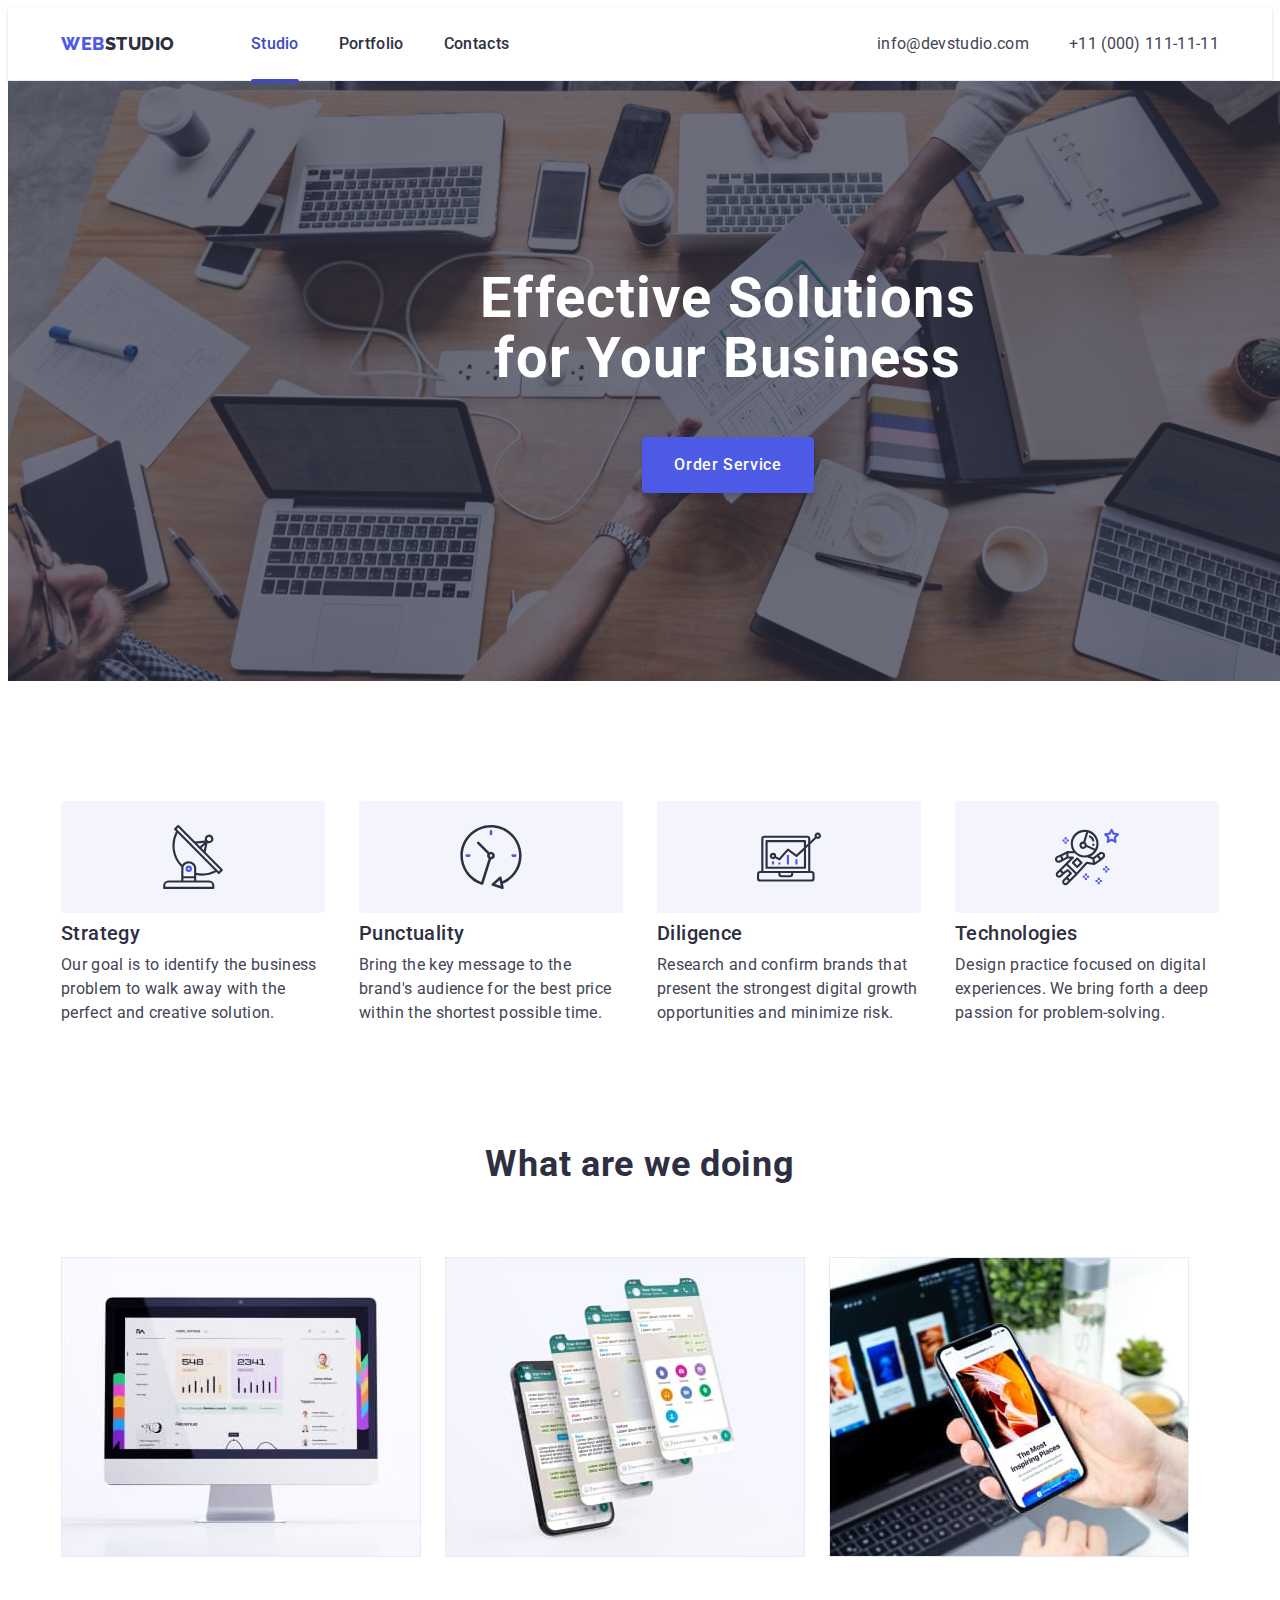
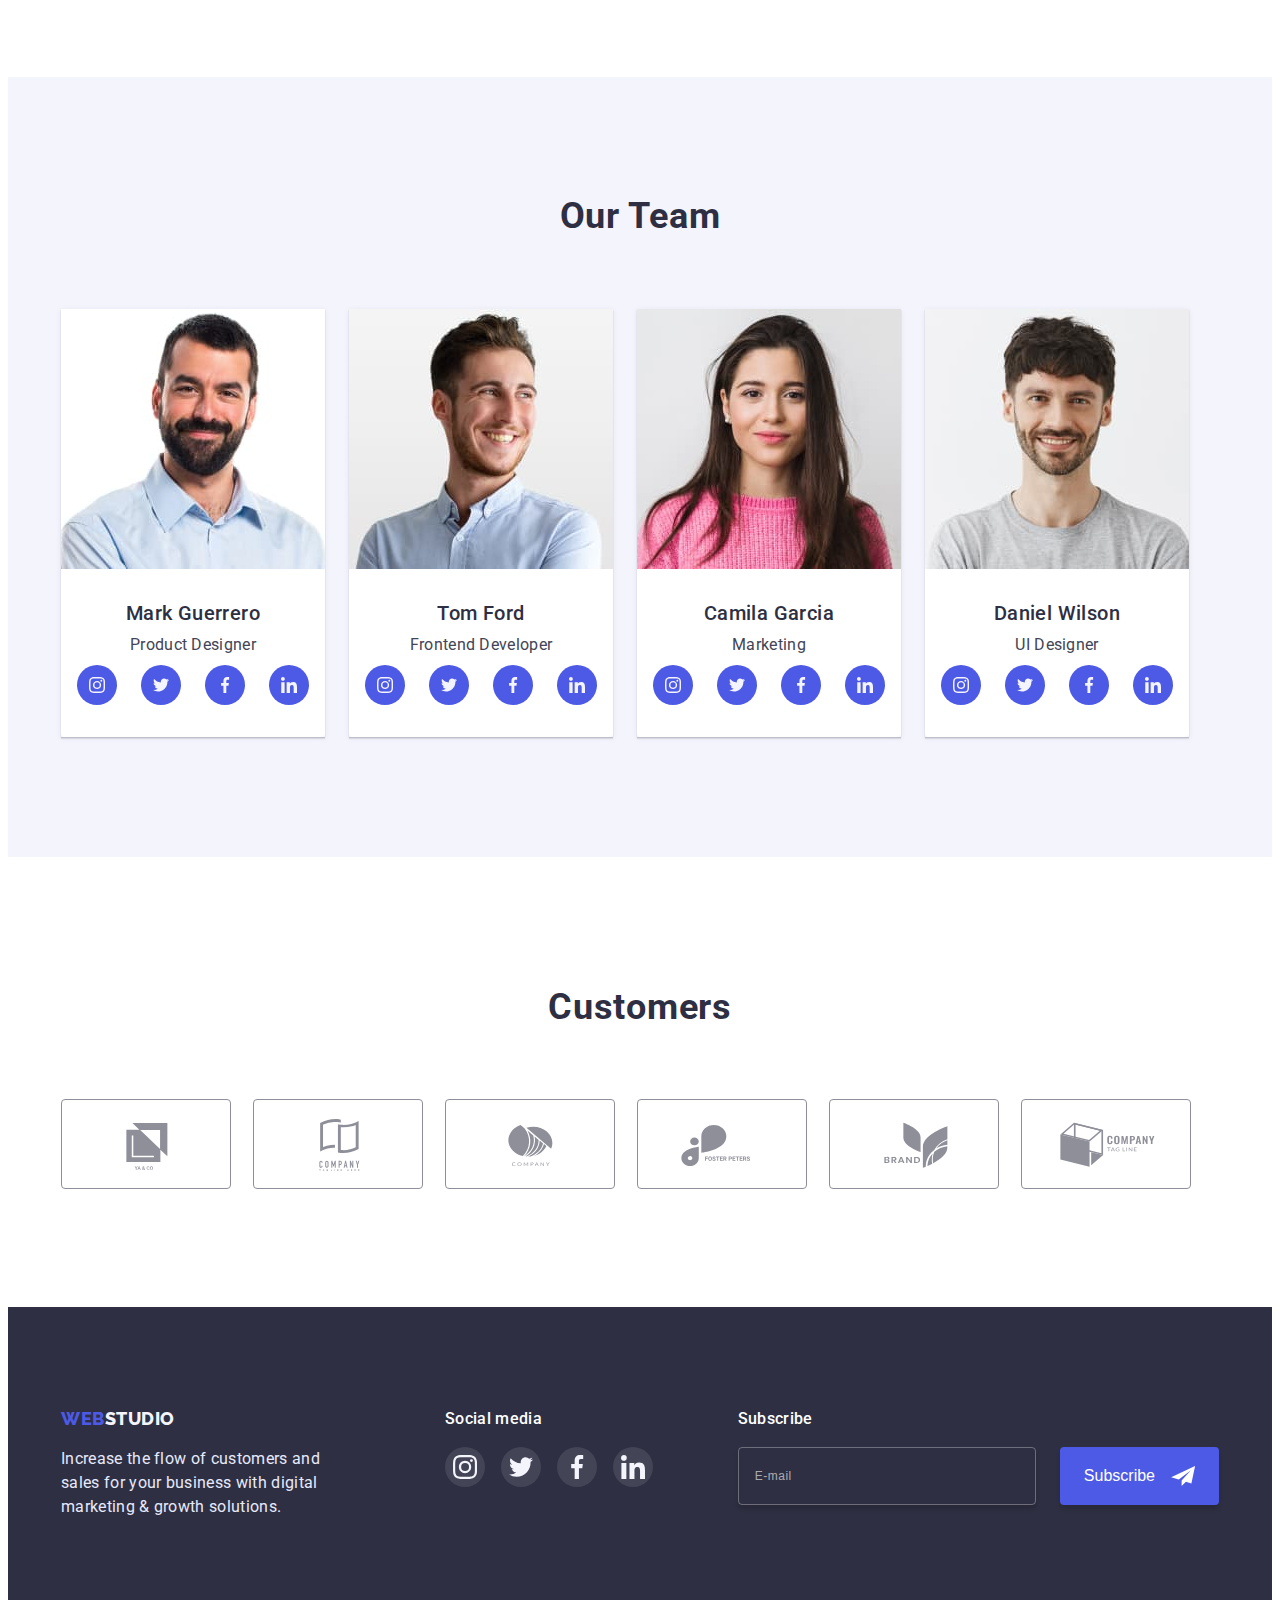
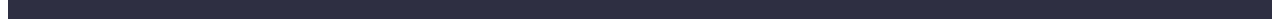
<file: index.html>
<!DOCTYPE html>
<html lang="en">
	<head>
		<meta charset="UTF-8" />
		<meta http-equiv="X-UA-Compatible" content="IE=edge" />
		<meta name="viewport" content="width=device-width, initial-scale=1.0" />
		<title>Studio</title>
		<link rel="preconnect" href="https://fonts.googleapis.com" />
		<link rel="preconnect" href="https://fonts.gstatic.com" crossorigin />
		<link
			href="https://fonts.googleapis.com/css2?family=Raleway:wght@800&family=Roboto:wght@400;500;700;900&display=swap"
			rel="stylesheet"
		/>
		<link
			rel="stylesheet"
			href="https://cdnjs.cloudflare.com/ajax/libs/modern-normalize/1.1.0/modern-normalize.min.css"
			integrity="sha512-wpPYUAdjBVSE4KJnH1VR1HeZfpl1ub8YT/NKx4PuQ5NmX2tKuGu6U/JRp5y+Y8XG2tV+wKQpNHVUX03MfMFn9Q=="
			crossorigin="anonymous"
			referrerpolicy="no-referrer"
		/>
		<link rel="stylesheet" href="./css/styles.css" />
	</head>
	<body>
		<header class="header">
			<div class="container page-header-container">
				<nav class="header-navigation">
					<a class="header-logo link" href="./index.html">
						<span class="web">Web</span>Studio
					</a>
					<ul class="header-list list">
						<li class="header-item">
							<a class="header-link link current" href="./index.html">Studio</a>
						</li>
						<li class="header-item">
							<a class="header-link link" href="./portfolio.html">Portfolio</a>
						</li>
						<li class="header-item">
							<a class="header-link link" href="">Contacts</a>
						</li>
					</ul>
				</nav>
				<address class="header-address">
					<ul class="header-contact-list list">
						<li class="header-contact-item">
							<a
								class="header-contact-link link"
								href="mailto:info@devstudio.com"
							>
								info@devstudio.com
							</a>
						</li>
						<li class="header-contact-item">
							<a class="header-contact-link link" href="tel:+110001111111">
								+11 (000) 111-11-11
							</a>
						</li>
					</ul>
				</address>
			</div>
		</header>
		<main class="main">
			<section class="order">
				<div class="container">
					<h1 class="order-title">Effective Solutions for Your Business</h1>
					<button class="order-btn" type="button" data-modal-open>
						Order Service
					</button>
				</div>
			</section>
			<section class="features">
				<div class="container">
					<h2 class="features-title visually-hidden">Features</h2>
					<ul class="features-list list">
						<li class="features-item">
							<a class="features-icon-link link" href="">
								<svg class="features-icon">
									<use href="./images/icons.svg#icon-antenna"></use>
								</svg>
							</a>
							<h3 class="features-subtitle">Strategy</h3>
							<p class="features-description">
								Our goal is to identify the business problem to walk away with
								the perfect and creative solution.
							</p>
						</li>
						<li class="features-item">
							<a class="features-icon-link link" href="">
								<svg class="features-icon">
									<use href="./images/icons.svg#icon-clock"></use>
								</svg>
							</a>
							<h3 class="features-subtitle">Punctuality</h3>
							<p class="features-description">
								Bring the key message to the brand's audience for the best price
								within the shortest possible time.
							</p>
						</li>
						<li class="features-item">
							<a class="features-icon-link link" href="">
								<svg class="features-icon">
									<use href="./images/icons.svg#icon-diagram"></use>
								</svg>
							</a>
							<h3 class="features-subtitle">Diligence</h3>
							<p class="features-description">
								Research and confirm brands that present the strongest digital
								growth opportunities and minimize risk.
							</p>
						</li>
						<li class="features-item">
							<a class="features-icon-link link" href="">
								<svg class="features-icon">
									<use href="./images/icons.svg#icon-astronaut"></use>
								</svg>
							</a>
							<h3 class="features-subtitle">Technologies</h3>
							<p class="features-description">
								Design practice focused on digital experiences. We bring forth a
								deep passion for problem-solving.
							</p>
						</li>
					</ul>
				</div>
			</section>
			<section class="activity">
				<div class="container">
					<h2 class="activity-title">What are we doing</h2>
					<ul class="activity-list list">
						<li class="activity-item">
							<img
								src="./images/img1.jpg"
								alt="pc analitycs"
								width="360"
								height="300"
								class="activity-img"
							/>
						</li>
						<li class="activity-item">
							<img
								src="./images/img2.jpg"
								alt="phone chatting"
								width="360"
								height="300"
								class="activity-img"
							/>
						</li>
						<li class="activity-item">
							<img
								src="./images/img3.jpg"
								alt="phone and notebook with the same pictures"
								width="360"
								height="300"
								class="activity-img"
							/>
						</li>
					</ul>
				</div>
			</section>
			<section class="team">
				<div class="container">
					<h2 class="team-title">Our Team</h2>
					<ul class="team-list list">
						<li class="team-item">
							<img
								src="./images/mark-guerrero.jpg"
								alt="man-1"
								width="264"
								height="260"
								class="team-img"
							/>
							<div class="team-wrap">
								<h3 class="team-subtitle">Mark Guerrero</h3>
								<p class="team-description">Product Designer</p>
								<ul class="team-soc-list list">
									<li class="team-soc-item">
										<a class="team-soc-link link" href="">
											<svg class="team-soc-icon" width="16px" height="16px">
												<use href="./images/icons.svg#icon-instagram"></use>
											</svg>
										</a>
									</li>
									<li class="team-soc-item">
										<a class="team-soc-link link" href="">
											<svg class="team-soc-icon" width="16px" height="16px">
												<use href="./images/icons.svg#icon-twitter"></use>
											</svg>
										</a>
									</li>
									<li class="team-soc-item">
										<a class="team-soc-link link" href="">
											<svg class="team-soc-icon" width="16px" height="16px">
												<use href="./images/icons.svg#icon-facebook"></use>
											</svg>
										</a>
									</li>
									<li class="team-soc-item">
										<a class="team-soc-link link" href="">
											<svg class="team-soc-icon" width="16px" height="16px">
												<use href="./images/icons.svg#icon-linkedin"></use>
											</svg>
										</a>
									</li>
								</ul>
							</div>
						</li>
						<li class="team-item">
							<img
								src="./images/tom-ford.jpg"
								alt="man-2"
								width="264"
								height="260"
								class="team-img"
							/>
							<div class="team-wrap">
								<h3 class="team-subtitle">Tom Ford</h3>
								<p class="team-description">Frontend Developer</p>
								<ul class="team-soc-list list">
									<li class="team-soc-item">
										<a class="team-soc-link link" href="">
											<svg class="team-soc-icon" width="16px" height="16px">
												<use href="./images/icons.svg#icon-instagram"></use>
											</svg>
										</a>
									</li>
									<li class="team-soc-item">
										<a class="team-soc-link link" href="">
											<svg class="team-soc-icon" width="16px" height="16px">
												<use href="./images/icons.svg#icon-twitter"></use>
											</svg>
										</a>
									</li>
									<li class="team-soc-item">
										<a class="team-soc-link link" href="">
											<svg class="team-soc-icon" width="16px" height="16px">
												<use href="./images/icons.svg#icon-facebook"></use>
											</svg>
										</a>
									</li>
									<li class="team-soc-item">
										<a class="team-soc-link link" href="">
											<svg class="team-soc-icon" width="16px" height="16px">
												<use href="./images/icons.svg#icon-linkedin"></use>
											</svg>
										</a>
									</li>
								</ul>
							</div>
						</li>
						<li class="team-item">
							<img
								src="./images/camila-garcia.jpg"
								alt="woman-1"
								width="264"
								height="260"
								class="team-img"
							/>
							<div class="team-wrap">
								<h3 class="team-subtitle">Camila Garcia</h3>
								<p class="team-description">Marketing</p>
								<ul class="team-soc-list list">
									<li class="team-soc-item">
										<a class="team-soc-link link" href="">
											<svg class="team-soc-icon" width="16px" height="16px">
												<use href="./images/icons.svg#icon-instagram"></use>
											</svg>
										</a>
									</li>
									<li class="team-soc-item">
										<a class="team-soc-link link" href="">
											<svg class="team-soc-icon" width="16px" height="16px">
												<use href="./images/icons.svg#icon-twitter"></use>
											</svg>
										</a>
									</li>
									<li class="team-soc-item">
										<a class="team-soc-link link" href="">
											<svg class="team-soc-icon" width="16px" height="16px">
												<use href="./images/icons.svg#icon-facebook"></use>
											</svg>
										</a>
									</li>
									<li class="team-soc-item">
										<a class="team-soc-link link" href="">
											<svg class="team-soc-icon" width="16px" height="16px">
												<use href="./images/icons.svg#icon-linkedin"></use>
											</svg>
										</a>
									</li>
								</ul>
							</div>
						</li>
						<li class="team-item">
							<img
								src="./images/daniel-wilson.jpg"
								alt="man-3"
								width="264"
								height="260"
								class="team-img"
							/>
							<div class="team-wrap">
								<h3 class="team-subtitle">Daniel Wilson</h3>
								<p class="team-description">UI Designer</p>
								<ul class="team-soc-list list">
									<li class="team-soc-item">
										<a class="team-soc-link link" href="">
											<svg class="team-soc-icon" width="16px" height="16px">
												<use href="./images/icons.svg#icon-instagram"></use>
											</svg>
										</a>
									</li>
									<li class="team-soc-item">
										<a class="team-soc-link link" href="">
											<svg class="team-soc-icon" width="16px" height="16px">
												<use href="./images/icons.svg#icon-twitter"></use>
											</svg>
										</a>
									</li>
									<li class="team-soc-item">
										<a class="team-soc-link link" href="">
											<svg class="team-soc-icon" width="16px" height="16px">
												<use href="./images/icons.svg#icon-facebook"></use>
											</svg>
										</a>
									</li>
									<li class="team-soc-item">
										<a class="team-soc-link link" href="">
											<svg class="team-soc-icon" width="16px" height="16px">
												<use href="./images/icons.svg#icon-linkedin"></use>
											</svg>
										</a>
									</li>
								</ul>
							</div>
						</li>
					</ul>
				</div>
			</section>
			<section class="customers">
				<div class="container">
					<h2 class="customers-title">Customers</h2>
					<ul class="customers-list list">
						<li class="customers-item">
							<a class="customers-link link" href="">
								<svg class="customers-icon" width="104px" height="56px">
									<use href="./images/icons.svg#icon-logo-1"></use>
								</svg>
							</a>
						</li>
						<li class="customers-item">
							<a class="customers-link link" href="">
								<svg class="customers-icon" width="104px" height="56px">
									<use href="./images/icons.svg#icon-logo-2"></use>
								</svg>
							</a>
						</li>
						<li class="customers-item">
							<a class="customers-link link" href="">
								<svg class="customers-icon" width="104px" height="56px">
									<use href="./images/icons.svg#icon-logo-3"></use>
								</svg>
							</a>
						</li>
						<li class="customers-item">
							<a class="customers-link link" href="">
								<svg class="customers-icon" width="104px" height="56px">
									<use href="./images/icons.svg#icon-logo-4"></use>
								</svg>
							</a>
						</li>
						<li class="customers-item">
							<a class="customers-link link" href="">
								<svg class="customers-icon" width="104px" height="56px">
									<use href="./images/icons.svg#icon-logo-5"></use>
								</svg>
							</a>
						</li>
						<li class="customers-item">
							<a class="customers-link link" href="">
								<svg class="customers-icon" width="104px" height="56px">
									<use href="./images/icons.svg#icon-logo-6"></use>
								</svg>
							</a>
						</li>
					</ul>
				</div>
			</section>
		</main>
		<footer class="footer">
			<div class="footer-container">
				<div class="footer-logo-column">
					<a class="footer-logo link" href="./index.html">
						<span class="web">Web</span>Studio
					</a>
					<p class="footer-description">
						Increase the flow of customers and sales for your business with
						digital marketing & growth solutions.
					</p>
				</div>
				<div class="footer-soc-column">
					<h3 class="footer-soc-subtitle">Social media</h3>
					<ul class="footer-soc-list list">
						<li class="footer-soc-item">
							<a class="footer-soc-link link" href="">
								<svg class="footer-soc-icon" width="24px" height="24px">
									<use href="./images/icons.svg#icon-instagram"></use>
								</svg>
							</a>
						</li>
						<li class="footer-soc-item">
							<a class="footer-soc-link link" href="">
								<svg class="footer-soc-icon" width="24px" height="24px">
									<use href="./images/icons.svg#icon-twitter"></use>
								</svg>
							</a>
						</li>
						<li class="footer-soc-item">
							<a class="footer-soc-link link" href="">
								<svg class="footer-soc-icon" width="24px" height="24px">
									<use href="./images/icons.svg#icon-facebook"></use>
								</svg>
							</a>
						</li>
						<li class="footer-soc-item">
							<a class="footer-soc-link link" href="">
								<svg class="footer-soc-icon" width="24px" height="24px">
									<use href="./images/icons.svg#icon-linkedin"></use>
								</svg>
							</a>
						</li>
					</ul>
				</div>
				<div class="footer-input-column">
					<p class="footer-input-subtitle">Subscribe</p>
					<form class="footer-input-wrap">
						<input
							type="email"
							name="user-email"
							class="footer-input"
							placeholder="E-mail"
						/>
						<button type="submit" class="footer-input-btn">
							<span class="footer-input-btn-text">Subscribe</span>
							<svg class="footer-input-icon" width="24px" height="20px">
								<use href="./images/icons.svg#icon-send"></use>
							</svg>
						</button>
					</form>
				</div>
			</div>
		</footer>
		<div class="backdrop is-hidden" data-modal>
			<div class="modal">
				<button type="button" class="modal-close" data-modal-close>
					<svg class="modal-close-icon" width="8px" height="8px">
						<use href="./images/icons.svg#icon-vector"></use>
					</svg>
				</button>
				<p class="modal-title">Leave your contacts and we will call you back</p>
				<form class="modal-form">
					<label>
						<span class="input-title">Name</span>
						<span class="input-wrap">
							<input type="text" name="user-name" class="modal-input" />
							<svg class="input-icon" width="12px" height="12px">
								<use href="./images/icons.svg#icon-name"></use>
							</svg>
						</span>
					</label>
					<label>
						<span class="input-title">Phone</span>
						<span class="input-wrap">
							<input
								type="tel"
								name="user-tel"
								class="modal-input"
								minlength="10"
								required
							/>
							<svg class="input-icon" width="13px" height="13px">
								<use href="./images/icons.svg#icon-tel"></use>
							</svg>
						</span>
					</label>
					<label>
						<span class="input-title">Email</span>
						<span class="input-wrap">
							<input
								type="email"
								name="user-email"
								class="modal-input"
								required
							/>
							<svg class="input-icon" width="15px" height="12px">
								<use href="./images/icons.svg#icon-email"></use>
							</svg>
						</span>
					</label>
					<label>
						<span class="input-title">Comment</span>
						<textarea
							name="user-text"
							class="modal-message"
							placeholder="Text input"
						></textarea>
					</label>
					<span class="checkbox-section">
						<input
							type="checkbox"
							id="policy"
							value="true"
							class="input-checkbox visually-hidden"
							required
						/>
						<label for="policy" class="agreement-policy">
							<span
								>I accept the terms and conditions of the
								<a href="" class="policy">Privacy Policy</a>
							</span>
						</label>
					</span>
					<button class="modal-btn" type="submit">Send</button>
				</form>
			</div>
		</div>
		<script src="./js/modal.js"></script>
	</body>
</html>
</file>
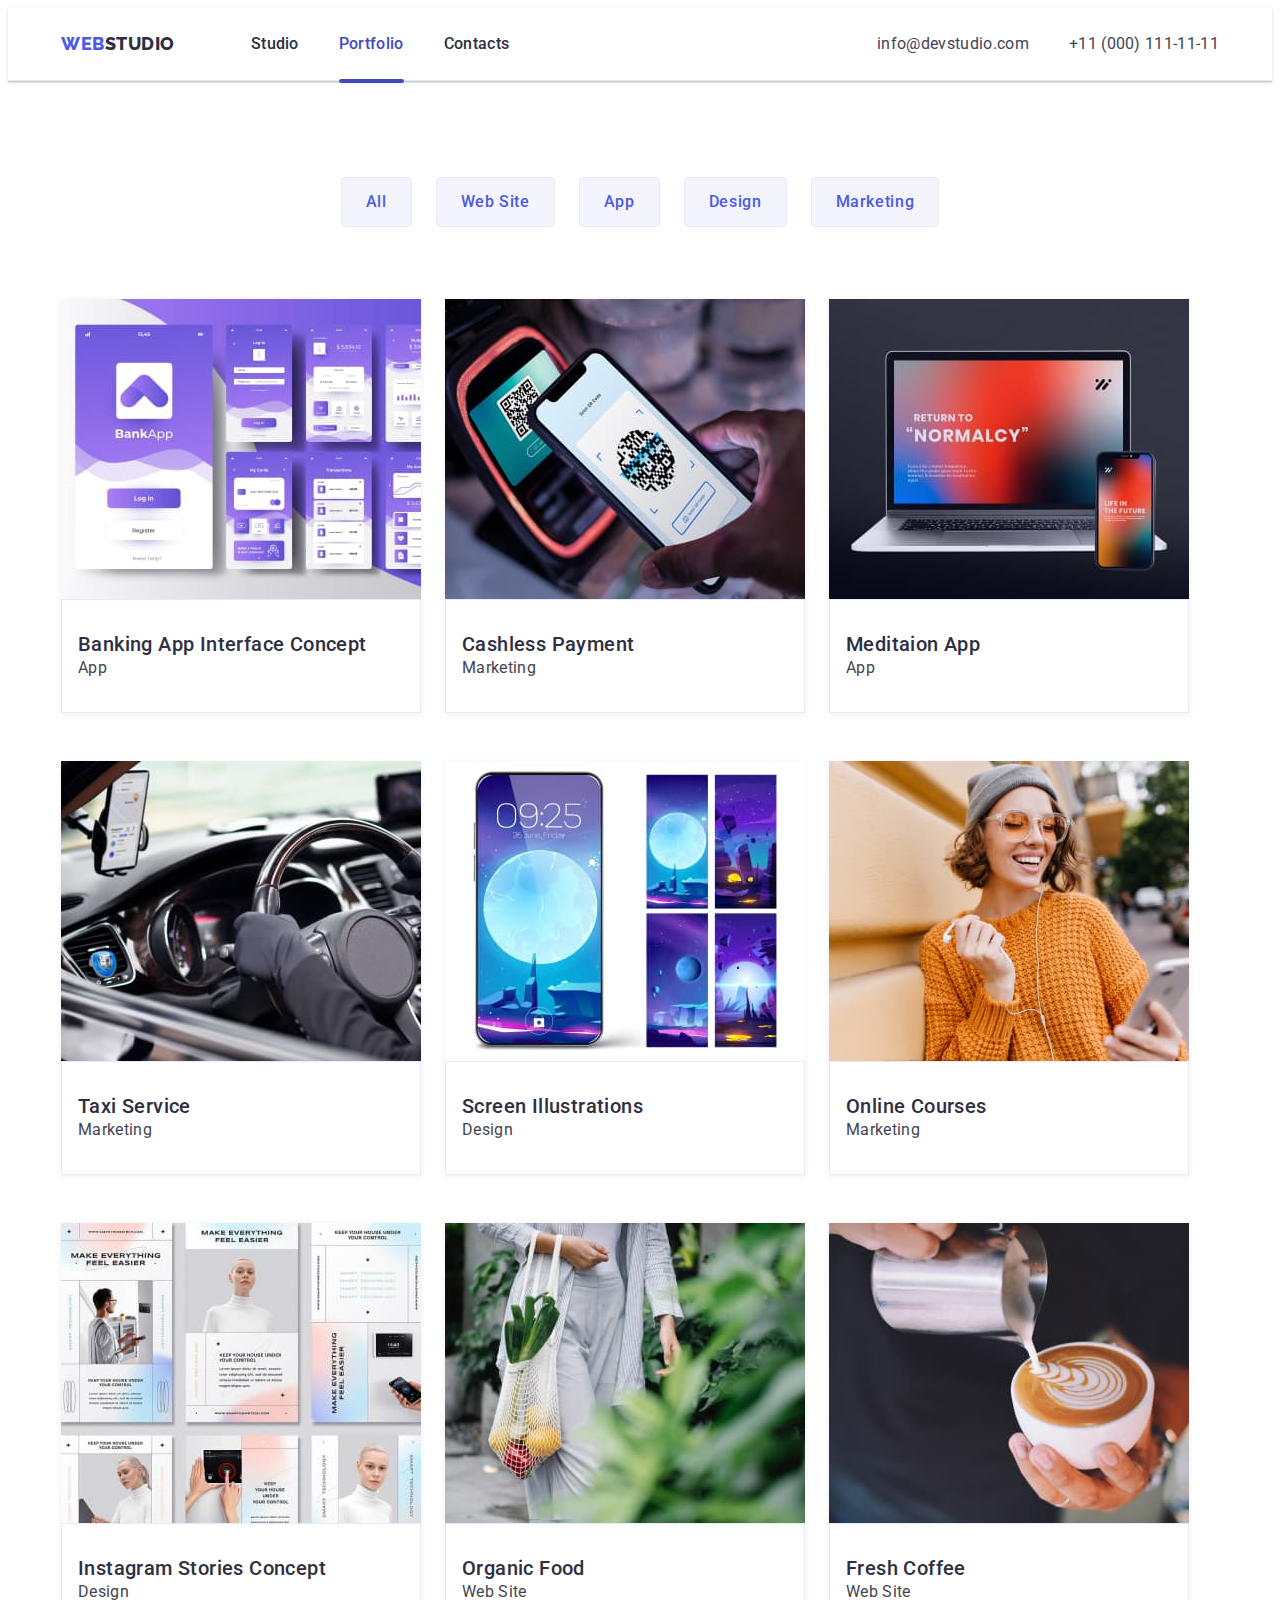
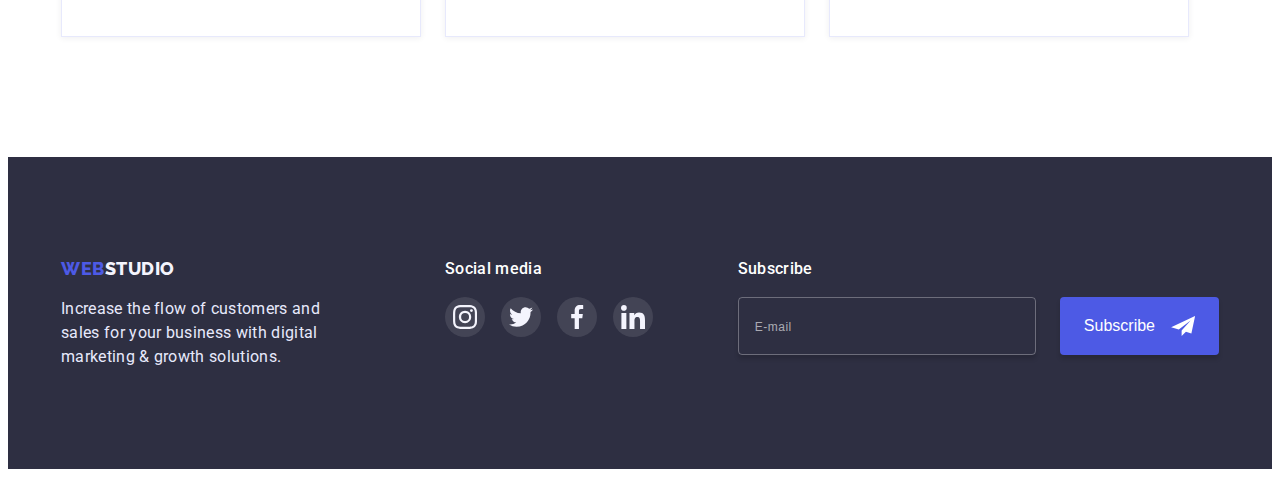
<file: portfolio.html>
<!DOCTYPE html>
<html lang="en">
	<head>
		<meta charset="UTF-8" />
		<meta http-equiv="X-UA-Compatible" content="IE=edge" />
		<meta name="viewport" content="width=device-width, initial-scale=1.0" />
		<title>Studio</title>
		<link rel="preconnect" href="https://fonts.googleapis.com" />
		<link rel="preconnect" href="https://fonts.gstatic.com" crossorigin />
		<link
			href="https://fonts.googleapis.com/css2?family=Raleway:wght@800&family=Roboto:wght@400;500;700;900&display=swap"
			rel="stylesheet"
		/>
		<link
			rel="stylesheet"
			href="https://cdnjs.cloudflare.com/ajax/libs/modern-normalize/1.1.0/modern-normalize.min.css"
			integrity="sha512-wpPYUAdjBVSE4KJnH1VR1HeZfpl1ub8YT/NKx4PuQ5NmX2tKuGu6U/JRp5y+Y8XG2tV+wKQpNHVUX03MfMFn9Q=="
			crossorigin="anonymous"
			referrerpolicy="no-referrer"
		/>
		<link rel="stylesheet" href="./css/styles.css" />
	</head>
	<body>
		<header class="header">
			<div class="container page-header-container">
				<nav class="header-navigation">
					<a class="header-logo link" href="./index.html"
						><span class="web">Web</span>Studio</a
					>
					<ul class="header-list list">
						<li class="header-item">
							<a class="header-link link" href="./index.html">Studio</a>
						</li>
						<li class="header-item">
							<a class="header-link link current" href="./portfolio.html"
								>Portfolio</a
							>
						</li>
						<li class="header-item">
							<a class="header-link link" href="">Contacts</a>
						</li>
					</ul>
				</nav>
				<address class="header-address">
					<ul class="header-contact-list list">
						<li class="header-contact-item">
							<a
								class="header-contact-link link"
								href="mailto:info@devstudio.com"
								>info@devstudio.com</a
							>
						</li>
						<li class="header-contact-item">
							<a class="header-contact-link link" href="tel:+110001111111"
								>+11 (000) 111-11-11</a
							>
						</li>
					</ul>
				</address>
			</div>
		</header>
		<main class="page-2">
			<section class="speciality">
				<div class="container page-2-container">
					<h1 class="visually-hidden">Portfolio</h1>
					<h2 class="visually-hidden">Speciality</h2>
					<ul class="speciality-filter list">
						<li class="speciality-filter-item">
							<button class="speciality-btn" type="button">All</button>
						</li>
						<li class="speciality-filter-item">
							<button class="speciality-btn" type="button">Web Site</button>
						</li>
						<li class="speciality-filter-item">
							<button class="speciality-btn" type="button">App</button>
						</li>
						<li class="speciality-filter-item">
							<button class="speciality-btn" type="button">Design</button>
						</li>
						<li class="speciality-filter-item">
							<button class="speciality-btn" type="button">Marketing</button>
						</li>
					</ul>
					<ul class="speciality-list list">
						<li class="speciality-item">
							<a class="speciality-link link" href="">
								<div class="speciality-img-wrapper">
									<img
										class="speciality-img"
										src="./images/img-banking.jpg"
										alt="banking app"
										width="360"
										height="300"
									/>
									<p class="overlay">
										14 Stylish and User-Friendly App Design Concepts · Task
										Manager App · Calorie Tracker App · Exotic Fruit Ecommerce
										App · Cloud Storage App
									</p>
								</div>
								<div class="speciality-wrap">
									<h3 class="speciality-subtitle">
										Banking App Interface Concept
									</h3>
									<p class="speciality-description">App</p>
								</div>
							</a>
						</li>
						<li class="speciality-item">
							<a class="speciality-link link" href="">
								<div class="speciality-img-wrapper">
									<img
										class="speciality-img"
										src="./images/img-payment.jpg"
										alt="cashless payment"
										width="360"
										height="300"
									/>
									<p class="overlay">
										14 Stylish and User-Friendly App Design Concepts · Task
										Manager App · Calorie Tracker App · Exotic Fruit Ecommerce
										App · Cloud Storage App
									</p>
								</div>
								<div class="speciality-wrap">
									<h3 class="speciality-subtitle">Cashless Payment</h3>
									<p class="speciality-description">Marketing</p>
								</div>
							</a>
						</li>
						<li class="speciality-item">
							<a class="speciality-link link" href="">
								<div class="speciality-img-wrapper">
									<img
										class="speciality-img"
										src="./images/img-medapp.jpg"
										alt="meditaion app"
										width="360"
										height="300"
									/>
									<p class="overlay">
										14 Stylish and User-Friendly App Design Concepts · Task
										Manager App · Calorie Tracker App · Exotic Fruit Ecommerce
										App · Cloud Storage App
									</p>
								</div>
								<div class="speciality-wrap">
									<h3 class="speciality-subtitle">Meditaion App</h3>
									<p class="speciality-description">App</p>
								</div>
							</a>
						</li>
						<li class="speciality-item">
							<a class="speciality-link link" href="">
								<div class="speciality-img-wrapper">
									<img
										class="speciality-img"
										src="./images/img-taxi.jpg"
										alt="taxi service"
										width="360"
										height="300"
									/>
									<p class="overlay">
										14 Stylish and User-Friendly App Design Concepts · Task
										Manager App · Calorie Tracker App · Exotic Fruit Ecommerce
										App · Cloud Storage App
									</p>
								</div>
								<div class="speciality-wrap">
									<h3 class="speciality-subtitle">Taxi Service</h3>
									<p class="speciality-description">Marketing</p>
								</div>
							</a>
						</li>
						<li class="speciality-item">
							<a class="speciality-link link" href="">
								<div class="speciality-img-wrapper">
									<img
										class="speciality-img"
										src="./images/img-screen.jpg"
										alt="screen illustrations"
										width="360"
										height="300"
									/>
									<p class="overlay">
										14 Stylish and User-Friendly App Design Concepts · Task
										Manager App · Calorie Tracker App · Exotic Fruit Ecommerce
										App · Cloud Storage App
									</p>
								</div>
								<div class="speciality-wrap">
									<h3 class="speciality-subtitle">Screen Illustrations</h3>
									<p class="speciality-description">Design</p>
								</div>
							</a>
						</li>
						<li class="speciality-item">
							<a class="speciality-link link" href="">
								<div class="speciality-img-wrapper">
									<img
										class="speciality-img"
										src="./images/img-courses.jpg"
										alt="online courses"
										width="360"
										height="300"
									/>
									<p class="overlay">
										14 Stylish and User-Friendly App Design Concepts · Task
										Manager App · Calorie Tracker App · Exotic Fruit Ecommerce
										App · Cloud Storage App
									</p>
								</div>
								<div class="speciality-wrap">
									<h3 class="speciality-subtitle">Online Courses</h3>
									<p class="speciality-description">Marketing</p>
								</div>
							</a>
						</li>
						<li class="speciality-item">
							<a class="speciality-link link" href="">
								<div class="speciality-img-wrapper">
									<img
										class="speciality-img"
										src="./images/img-instagram.jpg"
										alt="instagram stories concept"
										width="360"
										height="300"
									/>
									<p class="overlay">
										14 Stylish and User-Friendly App Design Concepts · Task
										Manager App · Calorie Tracker App · Exotic Fruit Ecommerce
										App · Cloud Storage App
									</p>
								</div>
								<div class="speciality-wrap">
									<h3 class="speciality-subtitle">Instagram Stories Concept</h3>
									<p class="speciality-description">Design</p>
								</div>
							</a>
						</li>
						<li class="speciality-item">
							<a class="speciality-link link" href="">
								<div class="speciality-img-wrapper">
									<img
										class="speciality-img"
										src="./images/img-food.jpg"
										alt="organic food"
										width="360"
										height="300"
									/>
									<p class="overlay">
										14 Stylish and User-Friendly App Design Concepts · Task
										Manager App · Calorie Tracker App · Exotic Fruit Ecommerce
										App · Cloud Storage App
									</p>
								</div>
								<div class="speciality-wrap">
									<h3 class="speciality-subtitle">Organic Food</h3>
									<p class="speciality-description">Web Site</p>
								</div>
							</a>
						</li>
						<li class="speciality-item">
							<a class="speciality-link link" href="">
								<div class="speciality-img-wrapper">
									<img
										class="speciality-img"
										src="./images/img-coffee.jpg"
										alt="fresh coffee"
										width="360"
										height="300"
									/>
									<p class="overlay">
										14 Stylish and User-Friendly App Design Concepts · Task
										Manager App · Calorie Tracker App · Exotic Fruit Ecommerce
										App · Cloud Storage App
									</p>
								</div>
								<div class="speciality-wrap">
									<h3 class="speciality-subtitle">Fresh Coffee</h3>
									<p class="speciality-description">Web Site</p>
								</div>
							</a>
						</li>
					</ul>
				</div>
			</section>
		</main>
		<footer class="footer">
			<div class="footer-container">
				<div class="footer-logo-column">
					<a class="footer-logo link" href="./index.html">
						<span class="web">Web</span>Studio
					</a>
					<p class="footer-description">
						Increase the flow of customers and sales for your business with
						digital marketing & growth solutions.
					</p>
				</div>
				<div class="footer-soc-column">
					<h3 class="footer-soc-subtitle">Social media</h3>
					<ul class="footer-soc-list list">
						<li class="footer-soc-item">
							<a class="footer-soc-link link" href="">
								<svg class="footer-soc-icon" width="24px" height="24px">
									<use href="./images/icons.svg#icon-instagram"></use>
								</svg>
							</a>
						</li>
						<li class="footer-soc-item">
							<a class="footer-soc-link link" href="">
								<svg class="footer-soc-icon" width="24px" height="24px">
									<use href="./images/icons.svg#icon-twitter"></use>
								</svg>
							</a>
						</li>
						<li class="footer-soc-item">
							<a class="footer-soc-link link" href="">
								<svg class="footer-soc-icon" width="24px" height="24px">
									<use href="./images/icons.svg#icon-facebook"></use>
								</svg>
							</a>
						</li>
						<li class="footer-soc-item">
							<a class="footer-soc-link link" href="">
								<svg class="footer-soc-icon" width="24px" height="24px">
									<use href="./images/icons.svg#icon-linkedin"></use>
								</svg>
							</a>
						</li>
					</ul>
				</div>
				<div class="footer-input-column">
					<p class="footer-input-subtitle">Subscribe</p>
					<form class="footer-input-wrap">
						<input
							type="email"
							name="user-email"
							class="footer-input"
							placeholder="E-mail"
						/>
						<button type="submit" class="footer-input-btn">
							<span class="footer-input-btn-text">Subscribe</span>
							<svg class="footer-input-icon" width="24px" height="20px">
								<use href="./images/icons.svg#icon-send"></use>
							</svg>
						</button>
					</form>
				</div>
			</div>
		</footer>
	</body>
</html>
</file>
<file: css/styles.css>
:root { 
    --background-color-navy: #2E2F42;
    --transition: 250ms cubic-bezier(0.4, 0, 0.2, 1);
}


body {
    font-family: 'Roboto', sans-serif;
    color: #2E2F42;
}

.link {
    text-decoration: none;
}

.list {
    list-style: none;
}

.web {
    color: #4D5AE5;
}

p,h1,h2,h3,h4 {
    margin: 0;
}

ul {
    margin: 0;
    padding-left: 0;
}

img{
    display: block;
}

button{
    cursor: pointer;
}

.container {
    width: 100%;
    max-width: 1158px;
    padding-left: 15px;
    padding-right: 15px;
    margin: 0 auto;
}

.footer-container {
    width: 100%;
    max-width: 1158px;
    padding-left: 15px;
    padding-right: 15px;
    margin: 0 auto;
    display: flex;
}

.visually-hidden {
    position: absolute;
    width: 1px;
    height: 1px;
    margin: -1px;
    border: 0;
    padding: 0;
    white-space: nowrap;
    clip-path: inset(100%);
    clip: rect(0 0 0 0);
    overflow: hidden;
}



/*======================HEADER========================*/

.page-header-container{
    display: flex;
    align-items: center;
}


.header {
    padding-top: 24px;
    padding-bottom: 24px;
    border-bottom: 1px solid #E7E9FC;
    box-shadow: 0px 2px 1px rgba(46, 47, 66, 0.08), 0px 1px 1px rgba(46, 47, 66, 0.16), 0px 1px 6px rgba(46, 47, 66, 0.08);
}

.header-navigation {
    display: flex;
}

.header-logo {
    font-family: 'Raleway';
    font-weight: 800;
    font-size: 18px;
    line-height: 1.33;
    display: flex;
    color: #2E2F42;
    align-items: center;
    letter-spacing: 0.03em;
    text-transform: uppercase;
    margin-right: 76px;
}

.header-list {
    display: flex;
}

.list {}

.header-item:not(:last-child) {
    margin-right:40px;
    position: relative;
}

.header-link {
    font-weight: 500;
    font-size: 16px;
    line-height: 1.5;
    letter-spacing: 0.02em;
    color: #2E2F42;
    transition: color var(--transition);
}

.current::after {
    content: "";
    display: inline-block;
    position: absolute;
    left: 0;
    bottom: -27px;
    width: 100%;
    height: 4px;
    border-radius: 2px;
    background-color: #404BBF;
    opacity: 0;
}

.current::after{
    opacity: 1;
}

.header-link:is(:hover, :focus),
.current {
    color: #404BBF;
}


.header-address {
    margin-left: auto;
}

.header-contact-list {
    display: flex;
}

.header-contact-item {}

.header-contact-link {
    font-style: normal;
    font-size: 16px;
    line-height: 1.5;
    letter-spacing: 0.02em;
    color: #434455;
    margin-left: 40px;
    transition: color var(--transition);
}


.header-contact-link:is(:hover, :focus) {
     color: #404BBF;
}

/*======================MAIN=PAGE=======================*/
/*======================ORDER========================*/
.order {
    background-color:var(--background-color-navy);
    background-image: linear-gradient(rgba(46, 47, 66, 0.7),rgba(46, 47, 66, 0.7)), url(../images/people-office.jpg);
    background-size: cover;
    min-width: 1440px;
    padding-top: 188px;
    padding-bottom: 188px;
}

.order-title {
    font-size: 56px;
    line-height: 1.07;
    text-align: center;
    letter-spacing: 0.02em;
    color: #FFFFFF;
    margin-bottom: 48px;
    margin-left: auto;
    margin-right: auto;
    max-width: 496px;
}

.order-btn {
    font-family: Roboto;
    font-weight: 500;
    font-size: 16px;
    line-height: 1.5;
    letter-spacing: 0.04em;
    color: #FFFFFF;
    background-color: #4D5AE5;
    display: flex;
    align-items: center;
    border-radius: 4px;
    border: none;
    padding: 16px 32px;
    margin-left: auto;
    margin-right: auto;
    box-shadow: 0px 4px 4px rgba(0, 0, 0, 0.15);
    border-radius: 4px;
    transition: background-color var(--transition);
}

.order-btn:is(:hover, :focus) {
    background-color: #404BBF;
}

/*======================FEATURES========================*/

.features {
    padding-top: 120px;
    padding-bottom: 120px;
}

.features-title {}

.features-list {
    display: flex;
    justify-content: space-between;
}

.features-item {}

.features-icon-link {
    width: 264px;
    height: 112px;
    border-radius: 4px;
    background-color: #F4F4FD;
    display: flex;
    align-items: center;
    justify-content: center;
    margin-bottom: 8px;
}

.features-icon {
    width: 64px;
    height: 64px;
}

.features-subtitle {
    font-weight: 500;
    font-size: 20px;
    line-height: 1.2;
    letter-spacing: 0.02em;
    margin-bottom: 8px;
}

.features-description {
    font-size: 16px;
    line-height: 1.5;
    letter-spacing: 0.02em;
    color: #434455;
    max-width: 264px;
}

/*======================ACTIVITY========================*/

.activity {
    padding-bottom: 120px;
}

.activity-title {
    font-size: 36px;
    line-height: 1.11;
    text-align: center;
    letter-spacing: 0.02em;
    margin-bottom: 72px;
}

.activity-list {
    display: flex;
    gap: 24px;
}

.activity-item {
    width: calc(100%-48px)/3;
}

.activity-img {}


/*======================TEAM========================*/

.team {
    padding-top: 120px;
    padding-bottom: 120px;
    background-color: #F4F4FD;
}

.team-title {
    font-size: 36px;
    line-height: 1.11;
    text-align: center;
    letter-spacing: 0.02em;
    margin-bottom: 72px;
}

.team-list {
    display: flex;
    gap: 24px;
}

.team-item {
    width: calc(100%-72px)/4; 
    box-shadow: 0px 1px 6px rgba(46, 47, 66, 0.08), 0px 1px 1px rgba(46, 47, 66, 0.16), 0px 2px 1px rgba(46, 47, 66, 0.08);
}

.team-img {}

.team-wrap {
    padding: 32px 16px;
    display: flex;
    flex-direction: column;
    justify-content: center;
    align-items: center;
    gap: 8px;
    background-color: #FFFFFF;
    border-radius: 0px 0px 4px 4px;
}

.team-subtitle {
    font-weight: 500;
    font-size: 20px;
    line-height: 1.2;
    letter-spacing: 0.02em;
}

.team-description {
    font-size: 16px;
    line-height: 1.5;
    letter-spacing: 0.02em;
    color: #434455;
}


.team-soc-list {
    display: flex;
    justify-content: center;
    gap: 24px;
}

.team-soc-item {
    width: 40px;
    height: 40px;
}

.team-soc-link {
    width: 100%;
    height: 100%;
    border-radius: 50%;
    display: flex;
    justify-content: center;
    align-items: center;
    background-color: #4D5AE5;
    transition: background-color var(--transition);
}

.team-soc-link:is(:hover, :focus) {
    background-color: #404BBF;
}

.team-soc-icon {
    fill: #F4F4FD;
}

/*======================CUSTOMERS========================*/


.customers {
    padding-top: 130px;
    padding-bottom: 120px;
}

.customers-title {
    font-size: 36px;
    line-height: 40px;
    text-align: center;
    letter-spacing: 0.02em;
    padding-bottom: 72px;
}

.customers-list {
    display: flex;
    gap: 24px;
}

.customers-item {
    width: 168px;
    height: 88px;
}

.customers-item {
    width: calc(100%-120px)/6;
}

.customers-link {
    width: 100%;
    height: 100%;
    border: 1px solid #8E8F99;
    border-radius: 4px;
    display: flex;
    align-items: center;
    justify-content: center;
    transition: border-color var(--transition);
}

.customers-icon {
    fill: #8E8F99;
    transition: fill var(--transition);
}

.customers-link:is(:hover, :focus) {
    border-color: #404BBF;
}

.customers-link:is(:hover, :focus) .customers-icon {
    fill: #404BBF;
}






/*======================PORTFOLIO========================*/

/*======================SPECIALITY========================*/

.page-2 {}

.page-2-container{
    padding-top: 96px;
    padding-bottom: 120px;
}

.speciality {}

.speciality-filter {
    display: flex;
    justify-content: center;
    gap: 24px;
    margin-bottom: 72px;
}

.speciality-filter-item {
    width: calc(100%-96px)/5;
}

.speciality-btn {
    font-family: Roboto;
    font-weight: 500;
    font-size: 16px;
    line-height: 1.5;
    letter-spacing: 0.04em;
    color: #4D5AE5;
    background-color: #F4F4FD;
    padding: 12px 24px;
    border: 1px solid #E7E9FC;
    border-radius: 4px;
    transition: background-color var(--transition), color var(--transition), box-shadow var(--transition);
}

.speciality-btn:is(:hover, :focus) {
    background-color: #404BBF;
    color: #FFFFFF;
    box-shadow: 0px 3px 1px rgba(0, 0, 0, 0.1), 0px 2px 1px rgba(0, 0, 0, 0.08), 0px 2px 2px rgba(0, 0, 0, 0.12);
}

.speciality-list {
    display: flex;
    flex-wrap: wrap;
    column-gap: 24px;
    row-gap: 48px;
}

.speciality-item {
    width: calc(100%-48px)/3;
    box-shadow: 0px 1px 6px rgba(46, 47, 66, 0.08);
    transition: box-shadow var(--transition);
}

.speciality-item:is(:hover){
    box-shadow: 0px 1px 6px rgba(46, 47, 66, 0.08), 0px 1px 1px rgba(46, 47, 66, 0.16), 0px 2px 1px rgba(46, 47, 66, 0.08);
}

.speciality-link {
    display: block;
    
}

.speciality-img-wrapper {
    position: relative; 
    overflow: hidden;
}

.speciality-img {}

.overlay {
    position: absolute;
    left: 0;
    top: 0;
    width: 100%;
    height: 100%;
    background-color: #4d5ae5;
    font-size: 16px;
    line-height: 24px;
    letter-spacing: 0.02em;
    color: #F4F4FD;
    padding: 40px 32px 164px 32px;
    overflow-y: auto;
    transform: translate(0, 100%);
    transition: transform var(--transition);
    
}

.speciality-link:hover .overlay,
.speciality-link:focus .overlay {
    transform: translate(0, 0);
}

.speciality-wrap {
    padding: 32px 16px;
    border: 1px solid #E7E9FC;
}



.speciality-subtitle {
    font-weight: 500;
    font-size: 20px;
    line-height: 1.2;
    letter-spacing: 0.02em;
    color: #2E2F42;
}

.speciality-description {
    font-size: 16px;
    line-height: 1.5;
    letter-spacing: 0.02em;
    color: #434455;
}




/*======================FOOTER========================*/

.footer {
    padding-top: 100px;
    padding-bottom: 100px;
    background-color:var(--background-color-navy);
}

.footer-logo {
    font-family: 'Raleway';
    font-weight: 800;
    font-size: 18px;
    line-height: 1.33;
    display: flex;
    color: #F4F4FD;
    align-items: center;
    letter-spacing: 0.03em;
    text-transform: uppercase;
    margin-bottom: 16px;
}

.footer-description {
    font-size: 16px;
    line-height: 1.5;
    letter-spacing: 0.02em;
    color: #E7E9FC;
    max-width: 264px;
    margin-right: 120px;
}

.footer-soc-subtitle {
    font-weight: 500;
    font-size: 16px;
    line-height: 24px;
    letter-spacing: 0.02em;
    color: #FFFFFF;
    margin-bottom: 16px;
}

.footer-soc-list {
    display: flex;
    justify-content: center;
    gap: 16px;
}

.footer-soc-item {
    width: 40px;
    height: 40px;
}

.footer-soc-link {
    width: 100%;
    height: 100%;
    border-radius: 50%;
    display: flex;
    justify-content: center;
    align-items: center;
    background-color: rgba(255, 255, 255, 0.1);
    transition: background-color var(--transition);
}

.footer-soc-link:is(:hover, :focus) {
    background-color: #31D0AA;
}

.footer-soc-icon{
    fill: #F4F4FD;
}

.footer-input-column {
    margin-left: auto;
}

.footer-input-subtitle {
    font-weight: 500;
    font-size: 16px;
    line-height: 1.5;
    letter-spacing: 0.02em;
    color: #FFFFFF;
    margin-bottom: 16px;
}

.footer-input-wrap {
    display: flex;
    gap: 24px;
}

.footer-input {
    width: 264px;
    height: 40px;
    border: 1px solid rgba(255, 255, 255, 0.3);
    box-shadow: 0 4px 4px rgba(0, 0, 0, 0.15);
    border-radius: 4px;
    background-color: transparent;
    padding: 8px 16px;
    color: rgba(255, 255, 255, 0.6);
}

.footer-input::placeholder {
    font-size: 12px;
    line-height: 2;
    letter-spacing: 0.04em;
    display: flex;
    align-items: center;
    color: rgba(255, 255, 255, 0.6);
}

.footer-input-btn {
    padding: 8px 24px;
    background-color: #4D5AE5;
    border-radius: 4px;
    border: none;
    box-shadow: 0px 4px 4px rgba(0, 0, 0, 0.15);
    display: flex;
    align-items: center;
    justify-content: center;
    transition: background-color var(--transition)
}

.footer-input-btn:is(:hover, :focus) {
    background-color: #404BBF;
}

.footer-input-btn-text {
    font-weight: 500;
    font-size: 16px;
    line-height: 1.5;
    color: #FFFFFF;
    margin-right: 16px;
}

.footer-input-icon {
    fill: #FFFFFF;
}



/*======================BACKDROP========================*/

.backdrop {
    position: fixed;
    top: 0;
    width: 100%;
    height: 100%;
    background-color: rgba(46, 47, 66, 0.4);
    transition: opacity var(--transition), visibility var(--transition);
}

.modal {
    position: absolute;
    top: 50%;
    left: 50%;
    transform: translate(-50%, -50%) scale(1);
    width: 408px;
    min-height: 576px;
    background-color: #FCFCFC;
    border-radius: 4px;
    box-shadow: 0px 1px 1px rgba(0, 0, 0, 0.14), 0px 1px 3px rgba(0, 0, 0, 0.12), 0px 2px 1px rgba(0, 0, 0, 0.2);
    padding: 24px;
    transition: transform var(--transition);
}

.backdrop.is-hidden .modal {
    transform: translate(500%, -50%) scale(0);
}

.modal-close {
    width: 24px;
    height: 24px;
    border-radius: 50%;
    border: 1px solid rgba(0, 0, 0, 0.1);
    background-color: #E7E9FC;
    display: flex;
    align-items: center;
    justify-content: center;
    margin-left: auto;
    padding: 0;
    margin-bottom: 24px;
    transition: background-color var(--transition), fill var(--transition);
}

.modal-close:is(:hover, :focus) {
    background-color: #4c59e6;
    border: none;
}

.modal-close:focus .modal-close-icon,
.modal-close:hover .modal-close-icon {
    fill: #FFFFFF;
}

.is-hidden {
    opacity: 0;
    visibility: hidden;
    pointer-events: none;
}

.modal-title {
    font-weight: 500;
    font-size: 16px;
    line-height: 1.5;
    text-align: center;
    letter-spacing: 0.02em;
    margin-bottom: 16px;
}

.input-title {
    font-size: 12px;
    line-height: 1.17;
    letter-spacing: 0.04em;
    color: #8E8F99;
    margin-bottom: 4px;
    display: inline-block;
}

.input-wrap {
    position: relative;
    margin-bottom: 8px;
    display: block;
}

.modal-input {
    width: 100%;
    height: 40px;
    border: 1px solid rgba(33, 33, 33, 0.2);
    border-radius: 4px;
    background-color: transparent;
    padding-left: 38px;
    padding-right: 16px;
    outline: transparent;
    transition: border-color var(--transition);
}

.modal-input:focus {
    border-color: #4c59e6;
}

.modal-input:focus + .input-icon {
    fill:#4D5AE5
}

.input-icon {
    position: absolute;
    left: 19px;
    top: 50%;
    transform: translatey(-50%);
    transition: fill var(--transition);
}

.modal-message {
    resize: none;
    width: 100%;
    height: 120px;
    border: 1px solid rgba(33, 33, 33, 0.2);
    border-radius: 4px;
    padding: 8px 16px;
    position: relative;
    margin-bottom: 16px;
    display: block;
}

.modal-message::placeholder {
    font-size: 12px;
    line-height: 1.17;
    letter-spacing: 0.04em;
    color: rgba(117, 117, 117, 0.5);
}

.checkbox-section {
    display: block;
    position: relative;
    margin-bottom: 24px;
}

.agreement-policy {
    font-size: 12px;
    line-height: 1.17;
    letter-spacing: 0.04em;
    color: #757575;
    display: flex;
    align-items: center;
    justify-content: center;
}

.agreement-policy::before {
    content: '';
    width: 16px;
    height: 16px;
    border: 1.25px solid #2E2F42;
    border-radius: 2px;
    margin-right: 6px;
    transition: background-color var(--transition);
}

.input-checkbox:checked + .agreement-policy::before {
    background-color: #404BBF;
    border: none;
    background-image: url(../images/checkbox.svg);
    background-repeat: no-repeat;
    background-position: center;
}

.input-checkbox:focus + .agreement-policy::before {
    border-color:#4c59e6;
}

.policy {
    color: #4D5AE5
}

.modal-btn {
    font-family: Roboto;
    font-weight: 500;
    font-size: 16px;
    line-height: 1.5;
    letter-spacing: 0.04em;
    color: #FFFFFF;
    background-color: #4D5AE5;
    display: flex;
    align-items: center;
    justify-content: center;
    border-radius: 4px;
    border: none;
    padding: 16px 32px;
    margin-left: auto;
    margin-right: auto;
    box-shadow: 0px 4px 4px rgba(0, 0, 0, 0.15);
    border-radius: 4px;
    transition: background-color var(--transition);
    width: 169px;
    height: 56px;
    transition: background-color var(--transition)
}

.modal-btn:is(:hover, :focus) {
    background-color: #404BBF;
}
</file>
